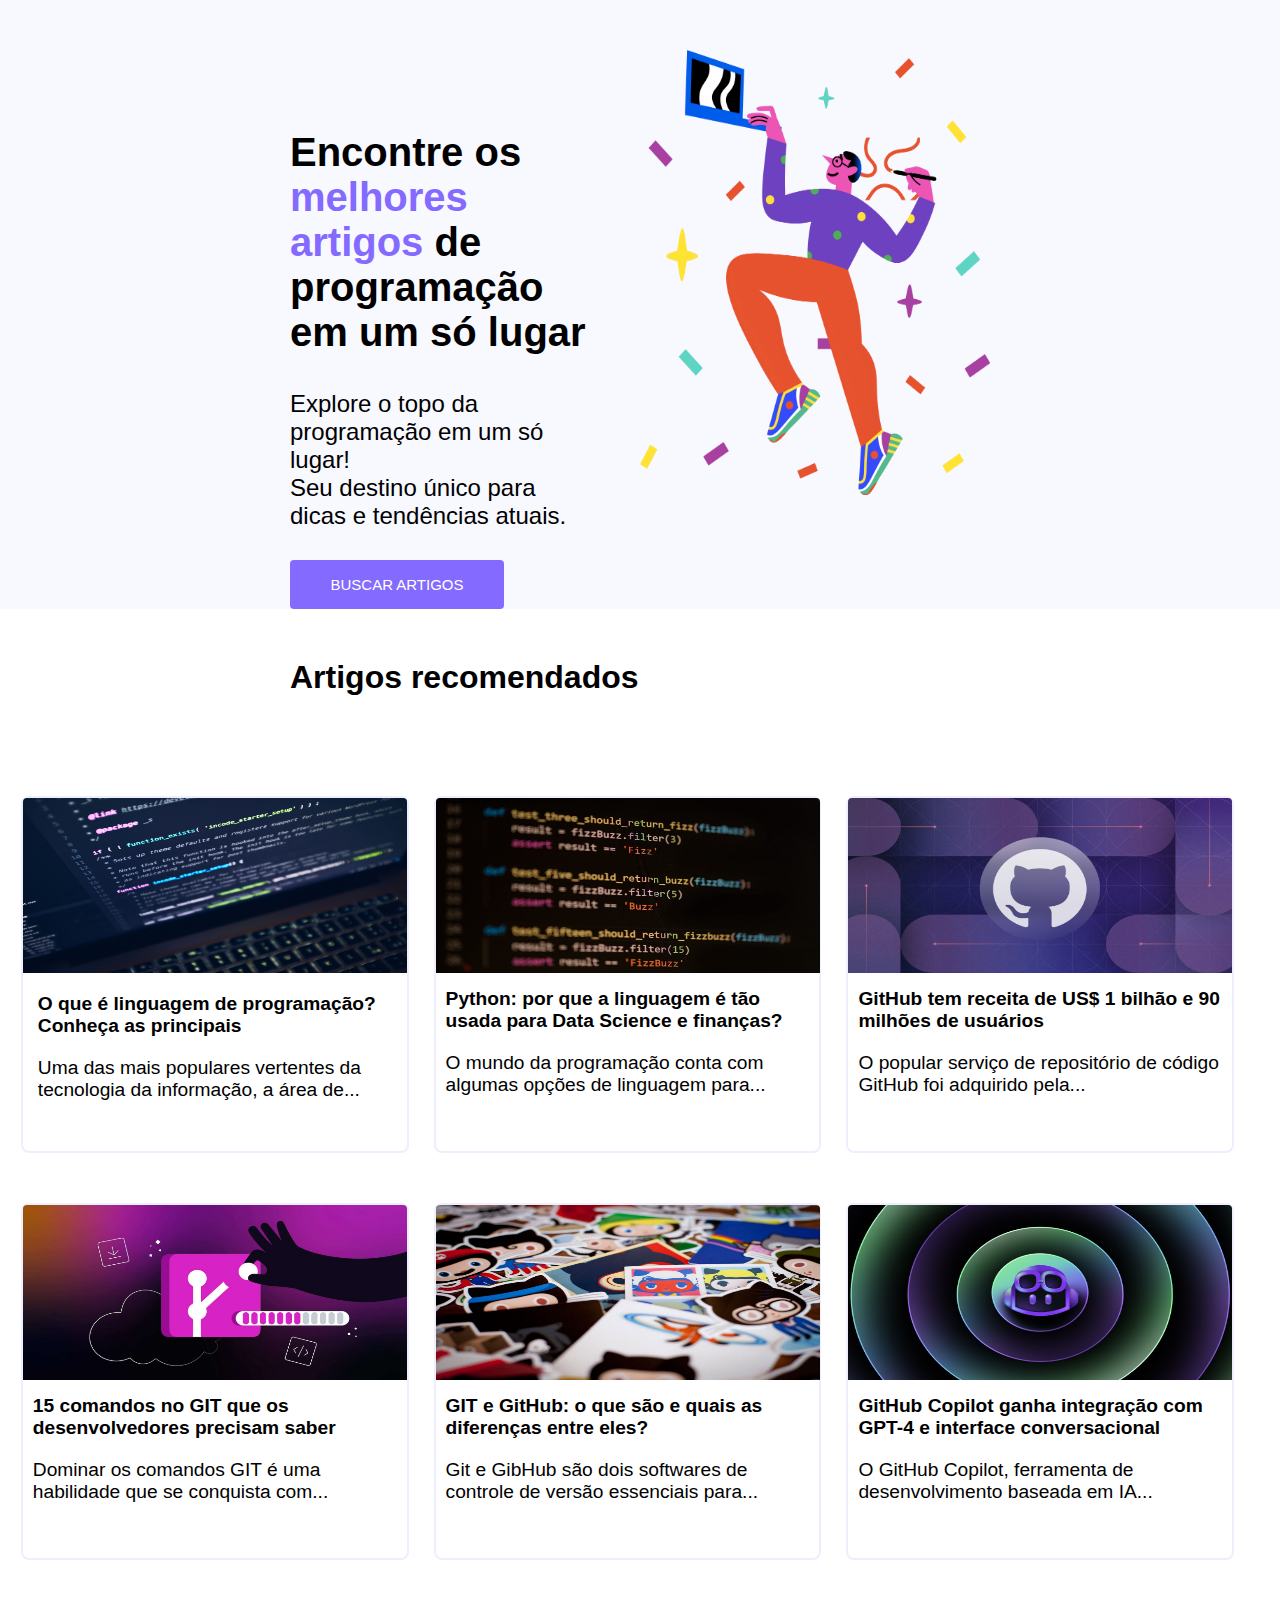
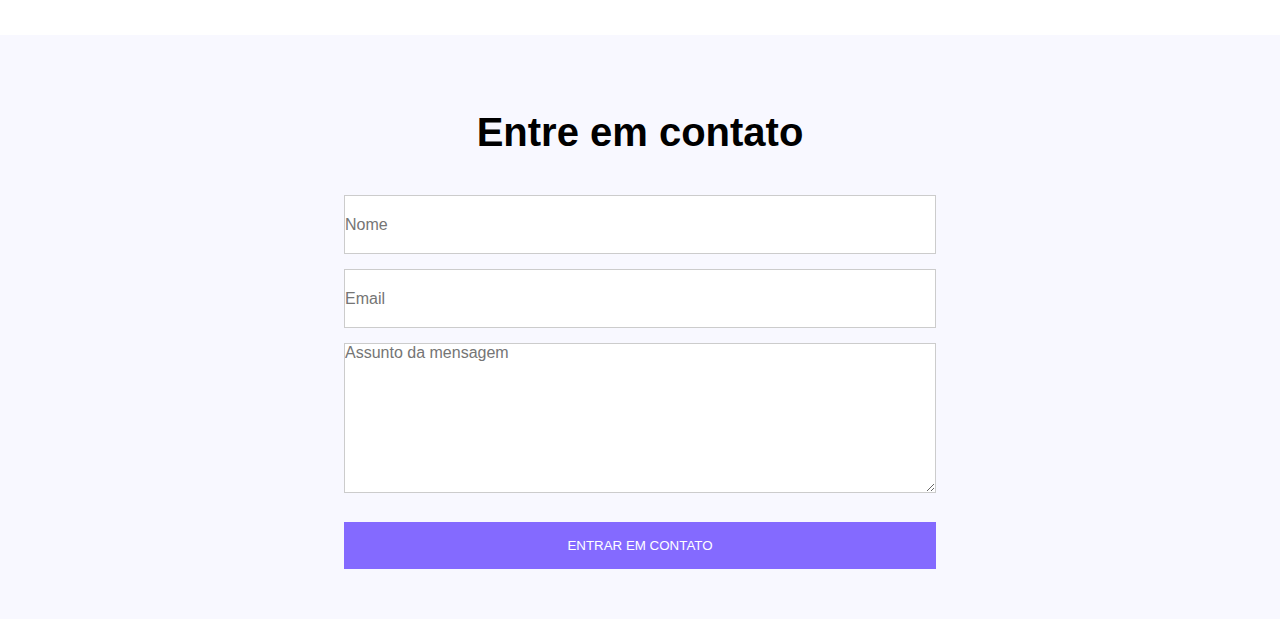
<file: index.html>
<!DOCTYPE html>
<html lang="pt-BR">
  <head>
    <meta charset="UTF-8" />
    <meta name="viewport" content="width=device-width, initial-scale=1.0" />
    <title>Desafio 1</title>
    <link rel="stylesheet" href="style/main.css" />
  </head>
  <body>
    <main>
      <section class="section1">
        <div class="box">
          <div class="box1">
            <p class="description-text1">
              <b>Encontre os <span>melhores artigos</span>
                de programação em um só lugar</b
              >
            </p>
            <p class="description-text2">
              Explore o topo da programação em um só lugar!<br />
              Seu destino único para dicas e tendências atuais.
            </p>
            <button class="button-primary" type="link" id="button-submit" placeholder="Buscar">
              BUSCAR ARTIGOS
            </button>
          </div>
          <img class="herologo" src="image\herosection1.png" alt="" />
        </div>
      </section>

      <h1>Artigos recomendados</h1>

      <section class="section2">
        <div class="card-box">
          <div class="card">
            <img
              class="card-img"
              src="image/5dc3c563ef4f45f47300e73a6c0638a3.jpeg"
              alt=""
            />
            <div class="card-description">
              <p class="card-text">
                <b>O que é linguagem de programação? Conheça as principais </b>
              </p>
              <p class="card-text">
                Uma das mais populares vertentes da tecnologia da informação, a
                área de...
              </p>
            </div>
          </div>

          <div class="card">
            <img
              class="card-img"
              src="image\c2b7d204c4c61b03dbb453f48782287d.jpeg"
              alt=""
            />
            <p class="card-text">
              <b
                >Python: por que a linguagem é tão usada para Data Science e
                finanças?
              </b>
            </p>
            <p class="card-text">
              O mundo da programação conta com algumas opções de linguagem
              para...
            </p>
          </div>

          <div class="card">
            <img
              class="card-img"
              src="image\0774e6bda58ceff11be2b4135fe1af2c.jpeg"
              alt=""
            />
            <p class="card-text">
              <b>
                GitHub tem receita de US$ 1 bilhão e 90 milhões de usuários</b
              >
            </p>
            <p class="card-text">
              O popular serviço de repositório de código GitHub foi adquirido
              pela...
            </p>
          </div>
        </div>
      </section>

      <section class="section3">
        <div class="card-box">
          <div class="card">
            <img
              class="card-img"
              src="image\4879af18b380e22ebb5bbc5f275da0a1.jpeg"
              alt=""
            />
            <p class="card-text">
              <b>15 comandos no GIT que os desenvolvedores precisam saber </b>
            </p>
            <p class="card-text">
              Dominar os comandos GIT é uma habilidade que se conquista com...
            </p>
          </div>

          <div class="card">
            <img
              class="card-img"
              src="image\ec322d227d55c9645999f5e58b5a0c8f.jpeg"
              alt=""
            />
            <p class="card-text">
              <b>GIT e GitHub: o que são e quais as diferenças entre eles? </b>
            </p>
            <p class="card-text">
              Git e GibHub são dois softwares de controle de versão essenciais
              para...
            </p>
          </div>

          <div class="card">
            <img
              class="card-img"
              src="image\35463333aad27af6a261d4fff822f1b2.jpeg"
              alt=""
            />
            <p class="card-text">
              <b
                >GitHub Copilot ganha integração com GPT-4 e interface
                conversacional</b
              >
            </p>
            <p class="card-text">
              O GitHub Copilot, ferramenta de desenvolvimento baseada em IA...
            </p>
          </div>
        </div>
      </section>

      <footer>
        <form action="">
          <div class="form">
          <h2>Entre em contato</h2>
          <div class="input">
            <input type="text" id="name" placeholder="Nome" />
          </div>

          <div class="input">
            <input type="email" id="email" placeholder="Email" />
          </div>
          <div class="textarea">
            <textarea
              name="message"
              id="text-message"
              placeholder="Assunto da mensagem"
            ></textarea>
          </div>
          <div class="submit-button">
            <button class="submit-info" type="submit" id="button-submit">
              ENTRAR EM CONTATO
            </button>
          </div>
        </div>
        </form>
      </footer>
    </main>
  </body>
</html>
</file>
<file: style/main.css>
@import url("reset.css");
@import url("style.css");
</file>
